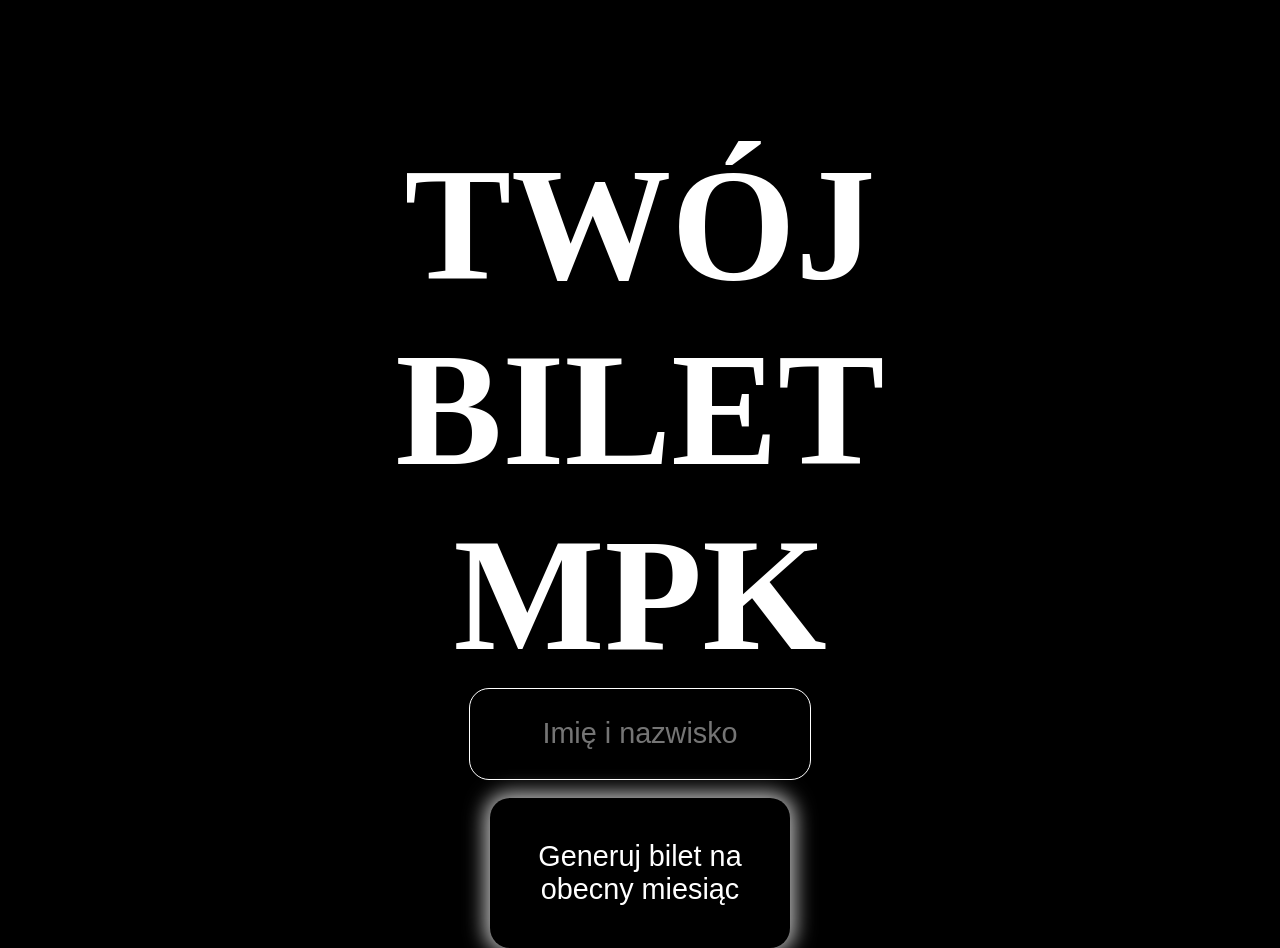
<file: index.html>
<!DOCTYPE html>
<html lang="pl">
<head>
  <meta charset="UTF-8">
  <link rel="stylesheet" href="loginStyle.css">
  <link rel="manifest" href="manifest.json">
  <title>Automatyczny Generator Biletów</title>
</head>
<body>

  <h2>Twój <br> bilet <br> MPK</h2>
  
  <form id="formularzBiletu">
    <!-- DODANO INPUT DLA IMIENIA I NAZWISKA -->
    <input type="text" id="ImieNaz" placeholder="Imię i nazwisko" required><br>

    <button type="submit">Generuj bilet na obecny miesiąc</button>
  </form>

  <script>
    const formularz = document.getElementById('formularzBiletu');

    formularz.addEventListener('submit', (event) => {
      event.preventDefault(); // Blokujemy odświeżanie strony

      // POBIERAMY WARSZOŚĆ Z INPUTA "ImieNaz"
      const ImieNaz = document.getElementById('ImieNaz').value;

      // 1. Pobieramy AKTUALNĄ datę z systemu użytkownika
      const dzis = new Date();
      
      // 2. Wyciągamy obecny rok i miesiąc (w JS miesiące są od 0 do 11, stąd +1)
      const obecnyMiesiacNum = dzis.getMonth() + 1; 
      let obecnyRok = dzis.getFullYear();

      // 3. Obliczamy następny miesiąc i rok
      let nastepnyMiesiacNum = obecnyMiesiacNum + 1;
      let nastepnyRok = obecnyRok;

      // KLUCZOWY WARUNEK: Jeśli obecny miesiąc to Grudzień (12), 
      // to następny to Styczeń (01), ale ROK idzie w górę!
      if (obecnyMiesiacNum === 12) {
        nastepnyMiesiacNum = 1;
        nastepnyRok = obecnyRok + 1;
      }

      // 4. Formatujemy numery miesięcy do postaci dwucyfrowej (np. 6 -> "06")
      const obecnyMM = String(obecnyMiesiacNum).padStart(2, '0');
      const nastepnyMM = String(nastepnyMiesiacNum).padStart(2, '0');

      // 5. Składamy gotowe daty (zawsze od 1. dnia miesiąca)
      const dataOd = `01.${obecnyMM}.${obecnyRok}`;
      const dataDo = `01.${nastepnyMM}.${nastepnyRok}`;

      // Podgląd w konsoli:
      // Jeśli dzisiaj byłby grudzień 2026, dostaniesz: "01.12.2026" i "01.01.2027"
      console.log("Bilet ważny OD:", dataOd); 
      console.log("Bilet ważny DO:", dataDo); 

      // 6. Przesyłamy zmienną ImieNaz oraz gotowe daty do drugiego pliku
      window.location.href = `bilet.html?ImieNaz=${encodeURIComponent(ImieNaz)}&dataOd=${dataOd}&dataDo=${dataDo}`;
    });

    if('serviceWorker' in navigator){
      window.addEventListener('load', () => {
        navigator.serviceWorker.register('./sw.js').then(reg => console.log('Działa!')).catch(err => console.log('Nie działa!: ', err));
      })
    }
  </script>

</body>
</html>
</file>
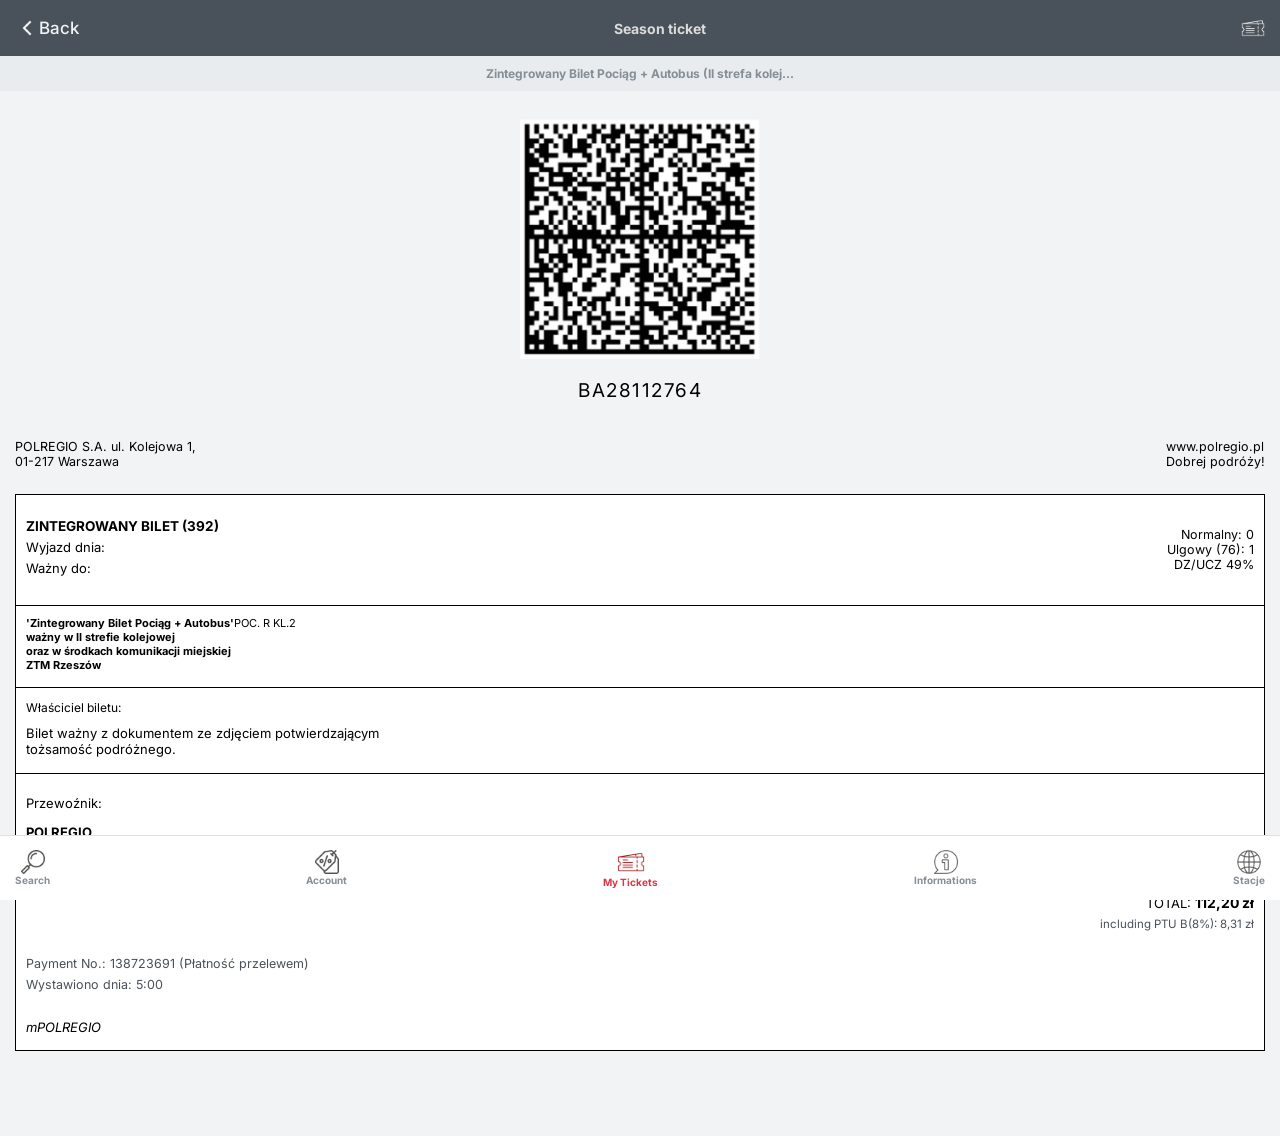
<file: bilet.html>
<!DOCTYPE html>
<html lang="pl">
<head>
  <meta charset="UTF-8">
  <meta name="viewport" content="width=device-width, initial-scale=1.0, maximum-scale=1.0, user-scalable=no">
  <title>Zintegrowany Bilet</title>
  <link rel="stylesheet" href="biletStyle.css">
  <link rel="manifest" href="manifest.json">
  <link rel="preconnect" href="https://fonts.googleapis.com">
  <link rel="preconnect" href="https://fonts.gstatic.com" crossorigin>
  <link href="https://fonts.googleapis.com/css2?family=Inter:ital,opsz,wght@0,14..32,100..900;1,14..32,100..900&display=swap" rel="stylesheet">
</head>
<body>
  <section id="header">
    <div>
        <img src="left.png" alt="Logo MPK">
        <h2>Back</h2>
    </div>
    <h3>Season ticket</h3>
    <img src="ticket.png" alt="Logo MPK">
  </section>
  <h3 id="info">Zintegrowany Bilet Pociąg + Autobus (II strefa kolej...</h3>
  <section id="qr-code">
    <img src="image.png" alt="QR Code" class="zoomable-img">
  </section>
    <p id="ticket-number">Ba28112764</p>

  <section id="val">
    <div id="kontakt">
        <div>
            <p>POLREGIO S.A. ul. Kolejowa 1, <br> 01-217 Warszawa</p>
        </div>
        <div>
            <p>www.polregio.pl<br>Dobrej podróży!</p>
        </div>
    </div>
    <div id="tabela">
        <div id="sekcja1">
            <div id="sekcja1a" class="sekcja">
                <h2>ZINTEGROWANY BILET (392)</h2>
                <p>Wyjazd dnia: <span id="dataOd"></span></p>
                <p>Ważny do: <span id="dataDo"></span></p>
            </div>
            <div id="sekcja1b" class="sekcja">
                <p>
                    Normalny: 0 <br>
                    Ulgowy (76): 1 <br>
                    DZ/UCZ 49%
                </p>
            </div>            
        </div>
        <div id="sekcja2" class="sekcja">
            <h2>
                'Zintegrowany Bilet Pociąg + Autobus' <br>
                ważny w II strefie kolejowej <br>
                oraz w środkach komunikacji miejskiej <br>
                ZTM Rzeszów
            </h2>
            <p>POC. R KL.2</p>
        </div>
        <div id="sekcja3" class="sekcja">
            <h2>Właściciel biletu:</h2>
            <h1 id="ImieNazwisko"></h1>
            <p>Bilet ważny z dokumentem ze zdjęciem potwierdzającym <br> tożsamość podróżnego.</p>
        </div>
        <div id="sekcja4" class="sekcja">
            <h2>Przewoźnik:</h2>
            <h1>POLREGIO</h1>
        </div>
        <div id="sekcja5" class="sekcja">
            <h2>Travel charge: <span class="price">112,20 zł</span></h2>
            <h2>TOTAL: <span class="price">112,20 zł</span></h2>
            <p>including PTU B(8%): 8,31 zł</p>
        </div>
        <div id="sekcja6" class="sekcja">
            <p>Payment No.: 138723691 (Płatność przelewem)</p>
            <p>Wystawiono dnia: 5:00 <span id="dataOd"></span></p>
            <h2><i>m</i>POLREGIO</h2>
        </div>
    </div>
  </section>
      <nav>
        <div>
            <img src="magnifying-glass.png" alt="Search">
            <h2>Search</h2>
        </div>
        <div>
            <img src="price-tag.png" alt="Account">
            <h2>Account</h2>
        </div>
        <div id="active">
            <img src="ticket2.png" alt="Ticket">
            <h2>My Tickets</h2>
        </div>
        <div>
            <img src="information.png" alt="informations">
            <h2>Informations</h2>
        </div>
        <div>
            <img src="internet.png" alt="stacje">
            <h2>Stacje</h2>
        </div>
    </nav>
  <script>
    const parametry = new URLSearchParams(window.location.search);

    const dataOd = parametry.get('dataOd');
    const dataDo = parametry.get('dataDo');
    const ImieNaz = parametry.get('ImieNaz');

    const dataOdElement = document.querySelectorAll('#dataOd');
    const dataDoElement = document.getElementById('dataDo');
    const ImNazOutput = document.getElementById("ImieNazwisko");

    // Wstawienie imienia i nazwiska do h2
    if (ImNazOutput && ImieNaz) {
    ImNazOutput.textContent = ImieNaz;
    }

    // Obsługa obrazków
    const images = document.querySelectorAll('.zoomable-img');
    images.forEach(image => {
    image.addEventListener('dblclick', function(e) {
        e.preventDefault();
        this.classList.toggle('zoomed');
    });
    });

    // Wstawienie dat
    dataOdElement.forEach(element => {
    element.textContent = dataOd;
    });

    if (dataDoElement) {
    dataDoElement.textContent = dataDo;
    }
  </script>
</body>
</html>
</file>
<file: loginStyle.css>
body{
    padding: 0;
    margin: 0;
    display: flex;
    justify-content: center;
    align-items: center;
    flex-direction: column;
    background-color: black;
}

*{
    color: white;
}

h2{
    font-size: 10em;
    text-align: center;
    margin-bottom: 0px;
    text-transform: uppercase;
}

button{
    width: 300px;
    height: 150px;
    font-size: 1.8em;
    border: 0;
    box-shadow: 0px 0px 20px 5px rgba(255, 255, 255, 0.75);
    background: black;
    transition: 0.5s;
    border-radius: 20px;
}

button:hover{
    box-shadow: 0px 0px 20px 5px rgba(255, 255, 255, 1);
}

form{
    display: flex;
    flex-direction: column;
    align-items: center;
    justify-content: center;
}

input[type="text"]{
    width: 300px;
    height: 50px;
    padding: 20px;
    border-radius: 20px;
    text-align: center;
    border: 1px solid white;
    background-color: black;
    font-size: 1.8em;
}
</file>
<file: biletStyle.css>
/* Główne style dokumentu i reset */
body {
    padding: 0;
    margin: 0;
    background-color: #f1f3f5; /* Dokładne tło aplikacji ze screena */
}

* {
    box-sizing: border-box; /* Zapobiega rozjeżdżaniu się marginesów wewnętrznych */
    font-family: 'Inter', sans-serif;
}

/* DOLNE MENU (Przyklejone do dołu) */
nav {
    display: flex;
    justify-content: space-between;
    align-items: center;
    height: 65px; /* Przeliczone z Twojego auto */
    padding-left: 15px;
    padding-right: 15px;
    padding-bottom: 5px;
    padding-top: 5px;
    background-color: white;
    position: fixed; /* Lepsze niż sticky na telefonach dla dolnego menu */
    bottom: 0;
    left: 0;
    width: 100%;
    border-top: 1px solid #dee2e6;
    color: #868e96;
    z-index: 100;
}

nav img {
    width: 24px; /* Przeliczone z 70px */
    height: auto;
    filter: brightness(1) invert(0.3);
}

nav #active img {
    filter: brightness(0.6) invert(0);
    width: 28px; /* Przeliczone z 90px */
}

nav #active {
    color: #dc3545; /* Oryginalna czerwień aplikacji */
}

nav div {
    display: flex;
    align-items: center;
    justify-content: space-between;
    flex-direction: column;
}

nav div h2 {
    font-size: 10px; /* Przeliczone z 1.4em */
    margin: 0;
}

/* GÓRNY NAGŁÓWEK (Sticky na samej górze) */
#header {
    display: flex;
    justify-content: space-between;
    align-items: center;
    height: 56px;
    padding-top: 0px; /* Usunięty gigantyczny padding */
    padding-bottom: 0px;
    padding-left: 15px;
    padding-right: 15px;
    background-color: #49515a;
    position: sticky;
    top: 0;
    z-index: 10;
}

#header h2 {
    font-size: 17px; /* Przeliczone z 2.5em */
    color: #f1f3f5;
    margin: 0;
    font-weight: 500;
}

#header img {
    width: 24px; /* Przeliczone z 70px */
    height: auto;
    filter: brightness(0) invert(1);
}

#header h3 {
    font-size: 14px; /* Przeliczone z 2em */
    color: #dbdbdb;
    margin: 0;
    font-weight: 700;
}

#header div {
    display: flex;
    align-items: center;
}

/* Szary podtytuł */
#info {
    font-size: 12px; /* Przeliczone z 2em */
    color: #868e96;
    margin: 0;
    padding: 10px 15px;
    text-align: center;
    background-color: #e9ecef;
    position: sticky;
    top: 56px;
    z-index: 9;
    white-space: nowrap;
    overflow: hidden;
    text-overflow: ellipsis;
}

/* SEKCJA Z KODEM QR */
#qr-code {
    display: flex;
    justify-content: center;
    align-items: center;
    margin-top: 15px;
    flex-direction: column;
    padding-top: 10px;
    width: 100%;
    margin-bottom: 20px;
    font-weight: 100;
}

.zoomable-img {
    width: 240px; /* Przeliczone z 650px - idealny kwadrat mobilny */
    max-width: 90%; /* Dostosowuje się do szerokości ekranu */
    transition: transform 0.3s ease; /* Płynne powiększanie */
    cursor: pointer; /* Zmienia kursor na wskaźnik */
}

.zoomable-img.zoomed {
    transform: scale(1.2); /* Powiększenie 2x */
    z-index: 1000; /* Na wierzchu */
    position: relative; /* Aby nie przesłaniało innych elementów */
}

/* NUMER BILETU */
#ticket-number {
    font-size: 19px; /* Przeliczone z 3em */
    color: black;
    margin: 10px 0 25px 0;
    text-align: center;
    letter-spacing: 1.5px;
    text-transform: uppercase;
    font-weight: 400;
}

/* KONTENER NA TABELĘ I DANE */
#val {
    padding: 0 15px 85px 15px; /* Dodany dolny margines, by menu nie zasłaniało tabeli */
    display: flex;
    flex-direction: column;
}

#kontakt {
    display: flex;
    justify-content: space-between;
    font-size: 12.5px; /* Przeliczone z 1.8em */
    padding-left: 0px;
    padding-right: 0px;
    margin-bottom: 12px;
    color: #000000;
}

/* CZARNA TABELA */
#tabela {
    border: 1px solid black;
    background: white;
    width: 100%;
}

#tabela #sekcja1 {
    display: flex;
    justify-content: space-between;
    align-items: center;
    border-bottom: 1px solid black;
    height: auto;
    padding: 10px 0;
}

#sekcja1a {
    display: flex;
    flex-direction: column;
    padding: 10px;
    flex: 2.3;
}

#sekcja1a h2 {
    font-size: 13.5px; /* Przeliczone z 2.1em */
    margin-bottom: 5px;
    margin-top: 0px;
    font-weight: 700;
}

#sekcja1a p {
    margin-top: 0px;
    margin-bottom: 5px;
    font-size: 13px; /* Przeliczone z 1.8em */
    font-weight: 400;
}

#sekcja1b {
    display: flex;
    flex-direction: column;
    padding: 10px;
    font-size: 12.5px; /* Przeliczone z 1.8em */
    flex: 1;
    text-align: right;
}

#sekcja1b strong {
    font-weight: 700;
}

#sekcja2 {
    display: flex;
    justify-content: space-between;
    border-bottom: 1px solid black;
    height: auto;
    padding: 10px;
}

#sekcja2 h2 {
    font-size: 11px;
    margin-top: 0px;
    font-weight: 700;
    margin-bottom: 5px;
}

#sekcja2 p {
    margin-top: 0px;
    margin-bottom: 0px;
    font-size: 11px;
    font-weight: 400;
    line-height: 1.4;
    flex: 2.3;
}

.tabela-prawa-klasa { /* Klasa dla elementu POC. R KL.2 */
    flex: 1;
    text-align: right;
    font-weight: 700;
    font-size: 13px;
}

#sekcja3 {
    display: flex;
    flex-direction: column;
    height: auto;
    padding: 12px 10px;
    border-bottom: 1px solid black;
}

#sekcja3 * {
    margin: 0px;
    padding: 0px;
}

#sekcja3 p {
    font-size: 13px;
    font-weight: 400;
    margin-bottom: 4px;
}

#sekcja3 h1 {
    font-size: 17px; /* Przeliczone z 3em (Sebastian Bednarz) */
    font-weight: 700;
    margin-bottom: 10px;
}

#sekcja3 h2 {
    font-size: 12px;
    font-weight: 400;
    line-height: 1.3;
    color: #000000;
}

#sekcja4 {
    display: flex;
    flex-direction: column;
    padding: 10px;
}

#sekcja4 h2 {
    font-size: 13px;
    font-weight: 400;
}

#sekcja4 h1 {
    font-size: 13px;
    font-weight: 700;
    margin-top: 2px;
}

#sekcja5 {
    display: flex;
    flex-direction: column;
    text-align: right;
    padding: 10px;
}

#sekcja5 h2 {
    font-size: 13px;
    font-weight: 400;
    margin: 2px 0;
}

#sekcja5 .price {
    font-weight: 700;
    font-size: 14px; /* TOTAL jest delikatnie większy */
}

#sekcja5 p {
    margin-top: 4px;
    margin-bottom: 0px;
    font-size: 11.5px;
    font-weight: 400;
    color: #495057;
}

/* SEKCJE Z PŁATNOŚCIAMI I METRYKĄ */
#sekcja6 {
    display: flex;
    flex-direction: column;
    padding: 10px;
}

#sekcja6 p {
    margin-top: 4px;
    margin-bottom: 0px;
    font-size: 12.5px;
    font-weight: 400;
    color: #495057;
    line-height: 1.4;
}

#sekcja6 h2 {
    font-size: 13px;
    margin-top: 25px;
    margin-bottom: 5px;
    font-weight: 400;
    font-style: italic; /* mPOLREGIO pisane kursywą */
}
</file>
